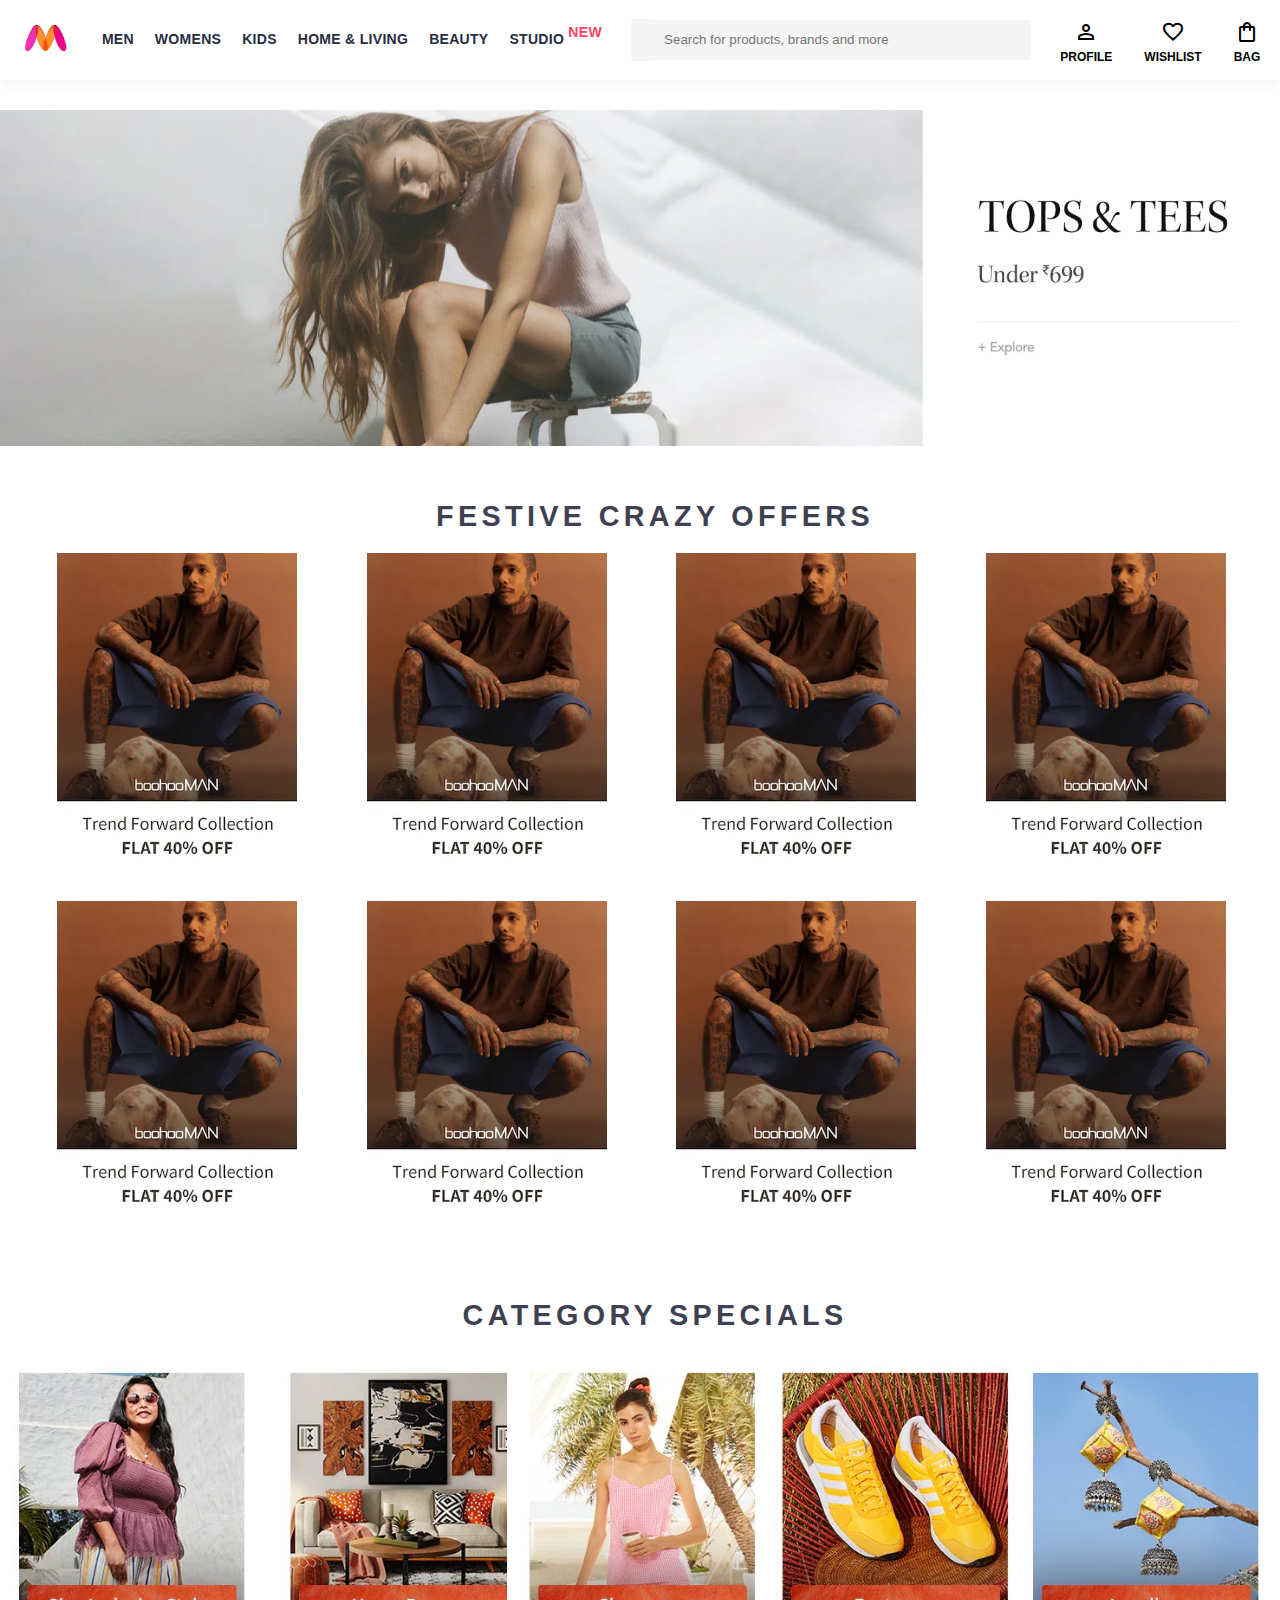
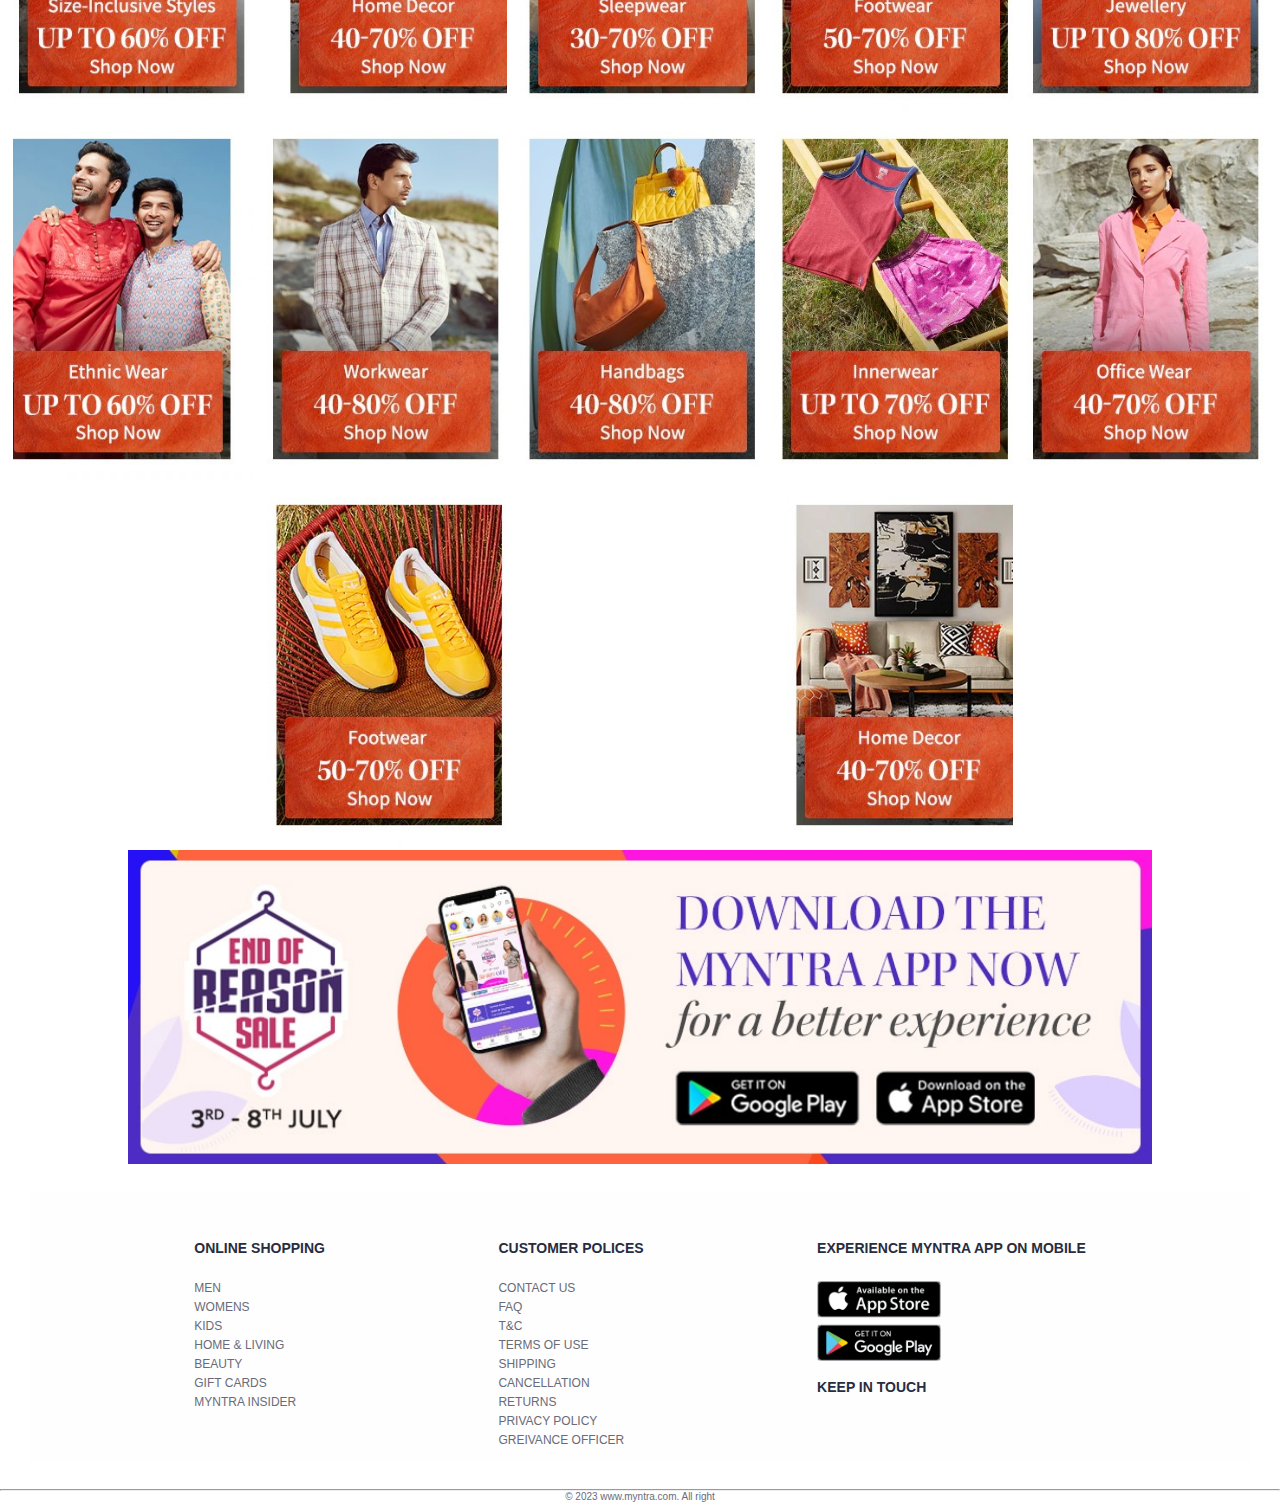
<file: index.html>
<!DOCTYPE html>
<html lang="en">
<head>
    <meta charset="UTF-8">
    <meta name="viewport" content="width=device-width, initial-scale=1.0">
    <link rel="icon" href="./Assets/myntra.svg">
    <title>Myntra Fashion</title>
    <link rel="stylesheet" href="style.css">
    <link rel="stylesheet" href="https://fonts.googleapis.com/css2?family=Material+Symbols+Outlined:opsz,wght,FILL,GRAD@24,400,0,0" />
    <link rel="stylesheet" href="https://cdnjs.cloudflare.com/ajax/libs/font-awesome/6.4.2/css/all.min.css" integrity="sha512-z3gLpd7yknf1YoNbCzqRKc4qyor8gaKU1qmn+CShxbuBusANI9QpRohGBreCFkKxLhei6S9CQXFEbbKuqLg0DA==" crossorigin="anonymous" referrerpolicy="no-referrer" />
    <link href="https://cdn.jsdelivr.net/npm/bootstrap@5.3.2/dist/css/bootstrap.min.css" rel="stylesheet" integrity="sha384-T3c6CoIi6uLrA9TneNEoa7RxnatzjcDSCmG1MXxSR1GAsXEV/Dwwykc2MPK8M2HN" crossorigin="anonymous">
  </head>
</head>
<body>
    <header>
        <div class="logo-container">
            <a href="#"><img src="Assets/myntra_logo.webp" alt="myntra-logo" id="myntra-logo"></a>
        </div>
        <div class="nav-container">
            <a href="#">men</a>
            <a href="#">Womens</a>
            <a href="#">Kids</a>
            <a href="#">Home & Living</a>
            <a href="#">Beauty</a>
            <a href="#">Studio <sup>New</sup></a>
        </div>
        <div class="search-container">
            <i class="fa-solid fa-magnifying-glass"></i>
            <input class="search-bar" type="text" placeholder="Search for products, brands and more">
        </div>
        <div class="action-container">
            <div class="action-icons">
                <span class="material-symbols-outlined">
                    person
                    </span>
                <span class="action-name">Profile</span>
            </div>
            <div class="action-icons">
                <span class="material-symbols-outlined">
                    favorite
                    </span>
                <span class="action-name">WishList</span>
            </div>
            <div class="action-icons">
                <span class="material-symbols-outlined">
                    shopping_bag
                </span>
                <span class="action-name">Bag</span>
            </div>
        </div>
    </header>
    <main>
        <div class="banner-container">
            <img src="Assets/banner.jpg" class="bannerImg" alt="mainImage">
        </div>
        <div class="cateogary-heading">FESTIVE CRAZY OFFERS</div>
        <div class="category-items">
            <div class="shirt-items">
                <a href="#"><img class="offer_item" src="Assets/offers/1.png"></a>
            </div>
            <div class="shirt-items">
                <a href="#"><img class="offer_item" src="Assets/offers/1.png"></a>
            </div>
            <div class="shirt-items">
                <a href="#"><img class="offer_item" src="Assets/offers/1.png"></a>
            </div>
            <div class="shirt-items">
                <a href="#"><img class="offer_item" src="Assets/offers/1.png"></a>
            </div>
            <div class="shirt-items">
                <a href="#"><img class="offer_item" src="Assets/offers/1.png"></a>
            </div>
            <div class="shirt-items">
                <a href="#"><img class="offer_item" src="Assets/offers/1.png"></a>
            </div>
            <div class="shirt-items">
                <a href="#"><img class="offer_item" src="Assets/offers/1.png"></a>
            </div>
            <div class="shirt-items">
                <a href="#"><img class="offer_item" src="Assets/offers/1.png"></a>
            </div>

        </div>
        <div class="cateogary-heading">CATEGORY SPECIALS</div>
        <div class="category-items">
            <a href="#"><img class="offer_item" src="Assets/categories/1.jpg"></a>
            <a href="#"><img class="offer_item" src="Assets/categories/2.jpg"></a>
            <a href="#"><img class="offer_item" src="Assets/categories/3.jpg"></a>
            <a href="#"><img class="offer_item" src="Assets/categories/4.jpg"></a>
            <a href="#"><img class="offer_item" src="Assets/categories/5.jpg"></a>
            <a href="#"><img class="offer_item" src="Assets/categories/6.jpg"></a>
            <a href="#"><img class="offer_item" src="Assets/categories/7.jpg"></a>
            <a href="#"><img class="offer_item" src="Assets/categories/8.jpg"></a>
            <a href="#"><img class="offer_item" src="Assets/categories/9.jpg"></a>
            <a href="#"><img class="offer_item" src="Assets/categories/10.jpg"></a>
            <a href="#"><img class="offer_item" src="Assets/categories/4.jpg"></a>
            <a href="#"><img class="offer_item" src="Assets/categories/2.jpg"></a>
        </div>
        <div class="download-container">
            <a href="https://apps.apple.com/in/app/myntra-fashion-shopping-app/id907394059?mt=8"><img src="Assets/Download.jpg" alt=""></a>
        </div>
    </main>
    <footer>
        <div class="footer-container">
            <div class="footer-items">
              <h3>Online SHopping</h3>
                <a href="#">men</a>
                <a href="#">Womens</a>
                <a href="#">Kids</a>
                <a href="#">Home & Living</a>
                <a href="#">Beauty</a>
                <a href="#">Gift Cards</a>
                <a href="#">Myntra Insider</a>
            </div>
            <div class="footer-items">
                <h3>Customer Polices</h3>
                  <a href="#">Contact us</a>
                  <a href="#">FaQ</a>
                  <a href="#">t&c</a>
                  <a href="#">Terms of use</a>
                  <a href="#">Shipping</a>
                  <a href="#">Cancellation</a>
                  <a href="#">Returns</a>
                  <a href="#">Privacy Policy</a>
                  <a href="#">Greivance Officer</a>
              </div>
              <div class="footer-items">
                <h3>EXPERIENCE MYNTRA APP ON MOBILE</h3>
                <a href="#"><img class="playstore" src="Assets/playstoe.png" alt=""></a>
                <h3>KEEP IN TOUCH</h3>
                <div class="footer-icons">
                    <a href="#"><i class="fa-brands fa-twitter"></i></a>
                    <a href="#"><i class="fa-brands fa-facebook"></i></a>
                    <a href="#"><i class="fa-brands fa-instagram"></i></i></a>
                    <a href="#"><i class="fa-brands fa-whatsapp"></i></a>
                </div>
              </div>
            
        </div>
        <hr>
        <p>&copy; 2023 www.myntra.com. All right</p>
    </footer>
    <script src="https://cdn.jsdelivr.net/npm/bootstrap@5.3.2/dist/js/bootstrap.bundle.min.js" integrity="sha384-C6RzsynM9kWDrMNeT87bh95OGNyZPhcTNXj1NW7RuBCsyN/o0jlpcV8Qyq46cDfL" crossorigin="anonymous"></script>
</body>
</html>
</file>
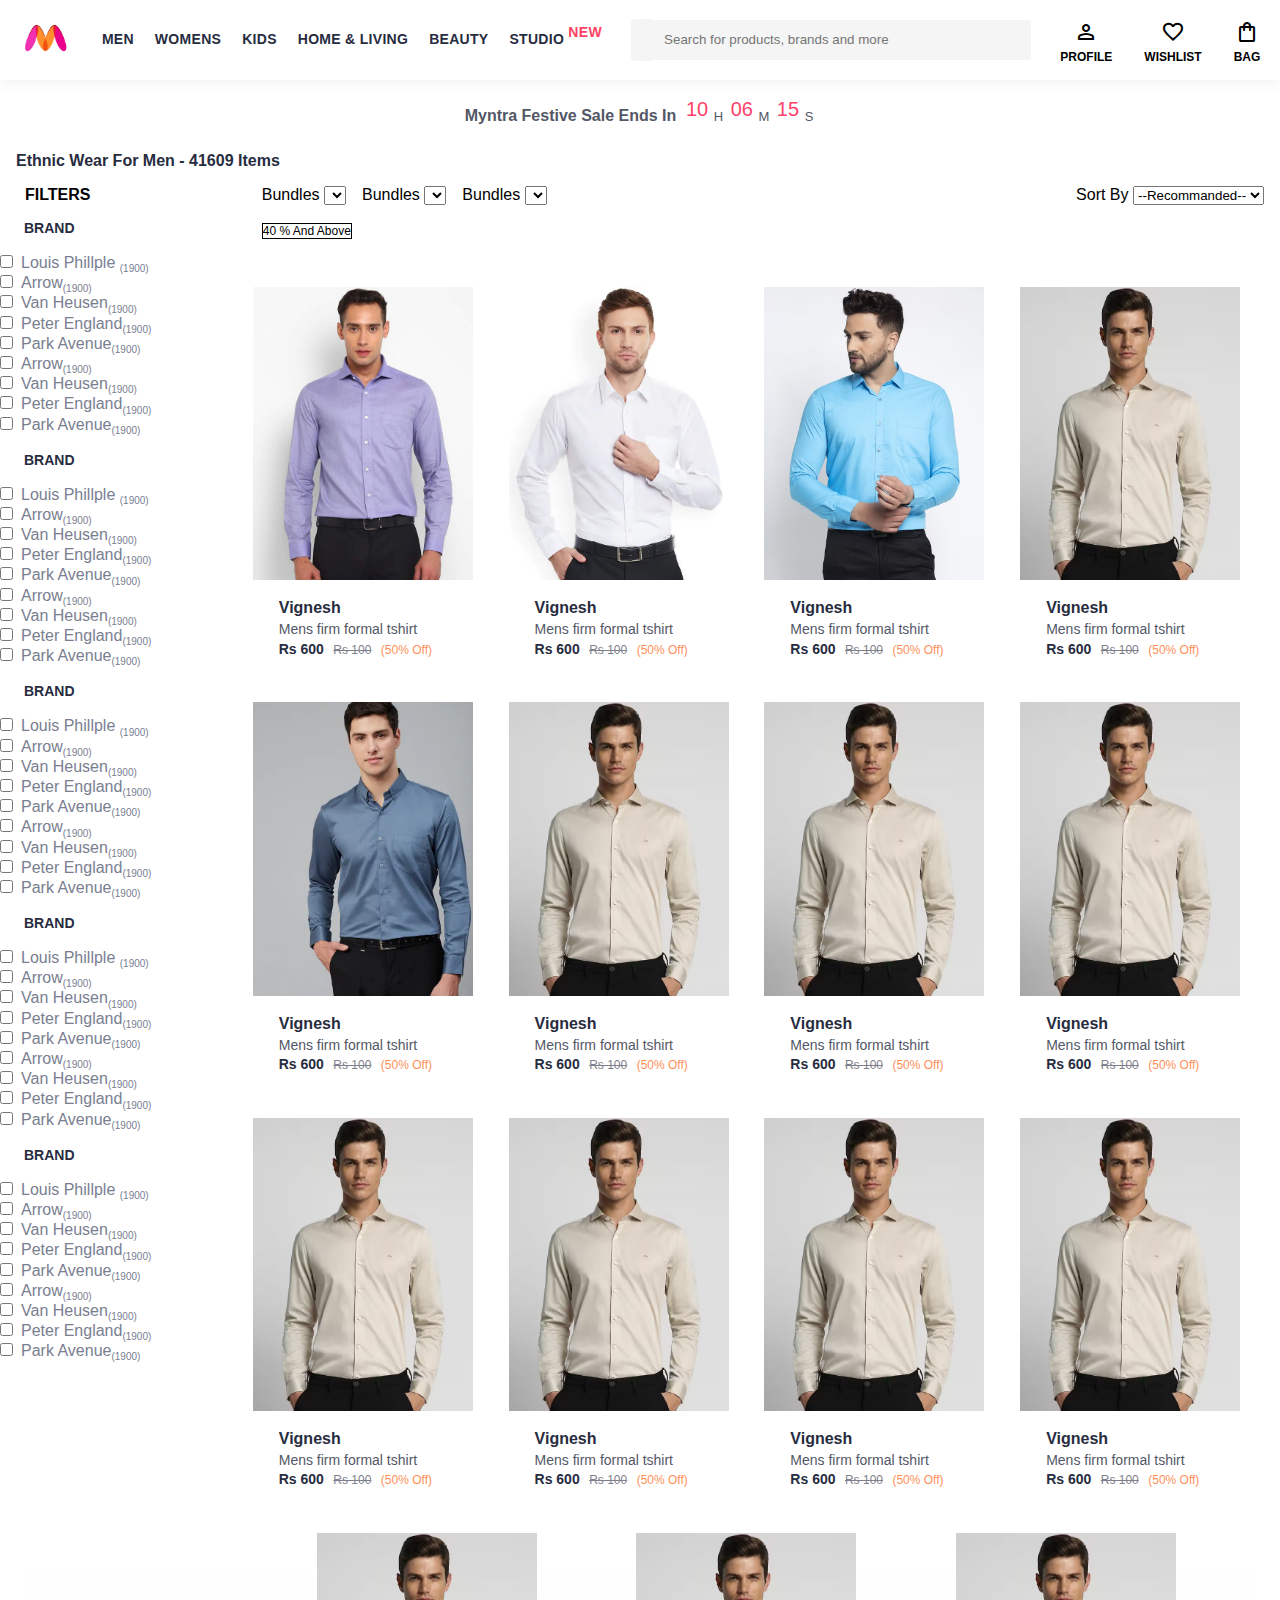
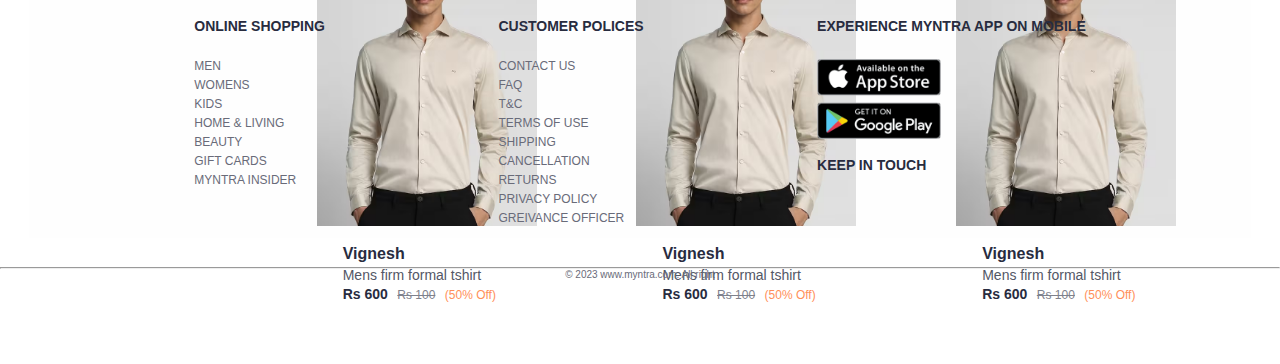
<file: Shirts.html>
<!DOCTYPE html>
<html lang="en">
<head>
    <meta charset="UTF-8">
    <meta name="viewport" content="width=device-width, initial-scale=1.0">
    <link rel="icon" href="./Assets/myntra.svg">
    <title>Myntra Fashion</title>
    <link rel="stylesheet" href="style.css">
    <link rel="stylesheet" href="https://fonts.googleapis.com/css2?family=Material+Symbols+Outlined:opsz,wght,FILL,GRAD@24,400,0,0" />
    <link rel="stylesheet" href="https://cdnjs.cloudflare.com/ajax/libs/font-awesome/6.4.2/css/all.min.css" integrity="sha512-z3gLpd7yknf1YoNbCzqRKc4qyor8gaKU1qmn+CShxbuBusANI9QpRohGBreCFkKxLhei6S9CQXFEbbKuqLg0DA==" crossorigin="anonymous" referrerpolicy="no-referrer" />
    <link href="https://cdn.jsdelivr.net/npm/bootstrap@5.3.2/dist/css/bootstrap.min.css" rel="stylesheet" integrity="sha384-T3c6CoIi6uLrA9TneNEoa7RxnatzjcDSCmG1MXxSR1GAsXEV/Dwwykc2MPK8M2HN" crossorigin="anonymous">
  </head>
</head>
<body>
    <header>
        <div class="logo-container">
            <a href="#"><img src="Assets/myntra_logo.webp" alt="myntra-logo" id="myntra-logo"></a>
        </div>
        <div class="nav-container">
            <a href="#">men</a>
            <a href="#">Womens</a>
            <a href="#">Kids</a>
            <a href="#">Home & Living</a>
            <a href="#">Beauty</a>
            <a href="#">Studio <sup>New</sup></a>
        </div>
        <div class="search-container">
            <i class="fa-solid fa-magnifying-glass"></i>
            <input class="search-bar" type="text" placeholder="Search for products, brands and more">
        </div>
        <div class="action-container">
            <div class="action-icons">
                <span class="material-symbols-outlined">
                    person
                    </span>
                <span class="action-name">Profile</span>
            </div>
            <div class="action-icons">
                <span class="material-symbols-outlined">
                    favorite
                    </span>
                <span class="action-name">WishList</span>
            </div>
            <div class="action-icons">
                <span class="material-symbols-outlined">
                    shopping_bag
                </span>
                <span class="action-name">Bag</span>
            </div>
        </div>
    </header>
    <main>
        <div class="top-message">
            <h3>Myntra Festive Sale Ends In </h3>
            <span>10 <sub>H</sub> 06 <sub>M</sub> 15 <sub>S</sub> </span>
        </div>
        <div class="top-title">
            <h3><b>Ethnic Wear For Men</b>
                <span>- 41609 items</span></h3>
        </div>
        <div class="main-box">
            <div class="side-container">
                <div class="sidebar-title">
                    <span class="side-titile">Filters</span>
                </div>
                <div class="sidebar-firstOption">
                   <div class="sidebar-brand">
                    <h4>brand</h4>
                   </div>
                   <div class="sidebar-search">
                    <i class="fa-solid fa-magnifying-glass"></i>
                   </div>
                </div>
                <ul>
                    <li><input type="checkbox"><label for="name" class="brand-name">Louis Phillple <sub class="brand-count">(1900)</sub></label></li>
                    <li><input type="checkbox"><label for="name" class="brand-name">Arrow<sub class="brand-count">(1900)</sub></label></li>
                    <li><input type="checkbox"><label for="name" class="brand-name">Van Heusen<sub class="brand-count">(1900)</sub></label></li>
                    <li><input type="checkbox"><label for="name" class="brand-name">Peter England<sub class="brand-count">(1900)</sub></label></li>
                    <li><input type="checkbox"><label for="name" class="brand-name">Park Avenue<sub class="brand-count" >(1900)</sub></label></li>
                    <li><input type="checkbox"><label for="name" class="brand-name">Arrow<sub class="brand-count">(1900)</sub></label></li>
                    <li><input type="checkbox"><label for="name" class="brand-name">Van Heusen<sub class="brand-count">(1900)</sub></label></li>
                    <li><input type="checkbox"><label for="name" class="brand-name">Peter England<sub class="brand-count">(1900)</sub></label></li>
                    <li><input type="checkbox"><label for="name" class="brand-name">Park Avenue<sub class="brand-count" >(1900)</sub></label></li>
                    
                </ul>
                <div class="sidebar-firstOption">
                    <div class="sidebar-brand">
                     <h4>brand</h4>
                    </div>
                    <div class="sidebar-search">
                     <i class="fa-solid fa-magnifying-glass"></i>
                    </div>
                 </div>
                 <ul>
                     <li><input type="checkbox"><label for="name" class="brand-name">Louis Phillple <sub class="brand-count">(1900)</sub></label></li>
                     <li><input type="checkbox"><label for="name" class="brand-name">Arrow<sub class="brand-count">(1900)</sub></label></li>
                     <li><input type="checkbox"><label for="name" class="brand-name">Van Heusen<sub class="brand-count">(1900)</sub></label></li>
                     <li><input type="checkbox"><label for="name" class="brand-name">Peter England<sub class="brand-count">(1900)</sub></label></li>
                     <li><input type="checkbox"><label for="name" class="brand-name">Park Avenue<sub class="brand-count" >(1900)</sub></label></li>
                     <li><input type="checkbox"><label for="name" class="brand-name">Arrow<sub class="brand-count">(1900)</sub></label></li>
                     <li><input type="checkbox"><label for="name" class="brand-name">Van Heusen<sub class="brand-count">(1900)</sub></label></li>
                     <li><input type="checkbox"><label for="name" class="brand-name">Peter England<sub class="brand-count">(1900)</sub></label></li>
                     <li><input type="checkbox"><label for="name" class="brand-name">Park Avenue<sub class="brand-count" >(1900)</sub></label></li>
                     
                 </ul>
                 <div class="sidebar-firstOption">
                    <div class="sidebar-brand">
                     <h4>brand</h4>
                    </div>
                    <div class="sidebar-search">
                     <i class="fa-solid fa-magnifying-glass"></i>
                    </div>
                 </div>
                 <ul>
                     <li><input type="checkbox"><label for="name" class="brand-name">Louis Phillple <sub class="brand-count">(1900)</sub></label></li>
                     <li><input type="checkbox"><label for="name" class="brand-name">Arrow<sub class="brand-count">(1900)</sub></label></li>
                     <li><input type="checkbox"><label for="name" class="brand-name">Van Heusen<sub class="brand-count">(1900)</sub></label></li>
                     <li><input type="checkbox"><label for="name" class="brand-name">Peter England<sub class="brand-count">(1900)</sub></label></li>
                     <li><input type="checkbox"><label for="name" class="brand-name">Park Avenue<sub class="brand-count" >(1900)</sub></label></li>
                     <li><input type="checkbox"><label for="name" class="brand-name">Arrow<sub class="brand-count">(1900)</sub></label></li>
                     <li><input type="checkbox"><label for="name" class="brand-name">Van Heusen<sub class="brand-count">(1900)</sub></label></li>
                     <li><input type="checkbox"><label for="name" class="brand-name">Peter England<sub class="brand-count">(1900)</sub></label></li>
                     <li><input type="checkbox"><label for="name" class="brand-name">Park Avenue<sub class="brand-count" >(1900)</sub></label></li>
                     
                 </ul>
                 <div class="sidebar-firstOption">
                    <div class="sidebar-brand">
                     <h4>brand</h4>
                    </div>
                    <div class="sidebar-search">
                     <i class="fa-solid fa-magnifying-glass"></i>
                    </div>
                 </div>
                 <ul>
                     <li><input type="checkbox"><label for="name" class="brand-name">Louis Phillple <sub class="brand-count">(1900)</sub></label></li>
                     <li><input type="checkbox"><label for="name" class="brand-name">Arrow<sub class="brand-count">(1900)</sub></label></li>
                     <li><input type="checkbox"><label for="name" class="brand-name">Van Heusen<sub class="brand-count">(1900)</sub></label></li>
                     <li><input type="checkbox"><label for="name" class="brand-name">Peter England<sub class="brand-count">(1900)</sub></label></li>
                     <li><input type="checkbox"><label for="name" class="brand-name">Park Avenue<sub class="brand-count" >(1900)</sub></label></li>
                     <li><input type="checkbox"><label for="name" class="brand-name">Arrow<sub class="brand-count">(1900)</sub></label></li>
                     <li><input type="checkbox"><label for="name" class="brand-name">Van Heusen<sub class="brand-count">(1900)</sub></label></li>
                     <li><input type="checkbox"><label for="name" class="brand-name">Peter England<sub class="brand-count">(1900)</sub></label></li>
                     <li><input type="checkbox"><label for="name" class="brand-name">Park Avenue<sub class="brand-count" >(1900)</sub></label></li>
                     
                 </ul>
                 <div class="sidebar-firstOption">
                    <div class="sidebar-brand">
                     <h4>brand</h4>
                    </div>
                    <div class="sidebar-search">
                     <i class="fa-solid fa-magnifying-glass"></i>
                    </div>
                 </div>
                 <ul>
                     <li><input type="checkbox"><label for="name" class="brand-name">Louis Phillple <sub class="brand-count">(1900)</sub></label></li>
                     <li><input type="checkbox"><label for="name" class="brand-name">Arrow<sub class="brand-count">(1900)</sub></label></li>
                     <li><input type="checkbox"><label for="name" class="brand-name">Van Heusen<sub class="brand-count">(1900)</sub></label></li>
                     <li><input type="checkbox"><label for="name" class="brand-name">Peter England<sub class="brand-count">(1900)</sub></label></li>
                     <li><input type="checkbox"><label for="name" class="brand-name">Park Avenue<sub class="brand-count" >(1900)</sub></label></li>
                     <li><input type="checkbox"><label for="name" class="brand-name">Arrow<sub class="brand-count">(1900)</sub></label></li>
                     <li><input type="checkbox"><label for="name" class="brand-name">Van Heusen<sub class="brand-count">(1900)</sub></label></li>
                     <li><input type="checkbox"><label for="name" class="brand-name">Peter England<sub class="brand-count">(1900)</sub></label></li>
                     <li><input type="checkbox"><label for="name" class="brand-name">Park Avenue<sub class="brand-count" >(1900)</sub></label></li>
                     
                 </ul>
            </div>
            <div class="main-container">
                <div class="top-options">
                    <div class="click-options">
                        <div class="options1">
                            <label for="bundle">Bundles</label>
                            <select name="bundle" id="bundle"></select>
                        </div>
                        <div class="options1">
                            <label for="bundle">Bundles</label>
                            <select name="bundle" id="bundle"></select>
                        </div>
                        <div class="options1">
                            <label for="bundle">Bundles</label>
                            <select name="bundle" id="bundle"></select>
                        </div>
                    </div>
                    <div class="box-options">
                        <label for="Sort">Sort By</label>
                        <select name="" id=""><option value="">--Recommanded--</option></select>
                    </div>
                </div>
                <div class="top-filter">
                    <span>40 % And Above</span>
                </div>
                <div class="main-options">

                </div>
            </div>
        </div>

    </main>
    <footer>
        <div class="footer-container">
            <div class="footer-items">
              <h3>Online SHopping</h3>
                <a href="#">men</a>
                <a href="#">Womens</a>
                <a href="#">Kids</a>
                <a href="#">Home & Living</a>
                <a href="#">Beauty</a>
                <a href="#">Gift Cards</a>
                <a href="#">Myntra Insider</a>
            </div>
            <div class="footer-items">
                <h3>Customer Polices</h3>
                  <a href="#">Contact us</a>
                  <a href="#">FaQ</a>
                  <a href="#">t&c</a>
                  <a href="#">Terms of use</a>
                  <a href="#">Shipping</a>
                  <a href="#">Cancellation</a>
                  <a href="#">Returns</a>
                  <a href="#">Privacy Policy</a>
                  <a href="#">Greivance Officer</a>
              </div>
              <div class="footer-items">
                <h3>EXPERIENCE MYNTRA APP ON MOBILE</h3>
                <a href="#"><img class="playstore" src="Assets/playstoe.png" alt=""></a>
                <h3>KEEP IN TOUCH</h3>
                <div class="footer-icons">
                    <a href="#"><i class="fa-brands fa-twitter"></i></a>
                    <a href="#"><i class="fa-brands fa-facebook"></i></a>
                    <a href="#"><i class="fa-brands fa-instagram"></i></i></a>
                    <a href="#"><i class="fa-brands fa-whatsapp"></i></a>
                </div>
              </div>
            
        </div>
        <hr>
        <p>&copy; 2023 www.myntra.com. All right</p>
    </footer>
    <script src="https://cdn.jsdelivr.net/npm/bootstrap@5.3.2/dist/js/bootstrap.bundle.min.js" integrity="sha384-C6RzsynM9kWDrMNeT87bh95OGNyZPhcTNXj1NW7RuBCsyN/o0jlpcV8Qyq46cDfL" crossorigin="anonymous"></script>
    <script src="Data/items.js"></script>
    <script src="app.js"></script>
</body>
</html>
</file>
<file: style.css>
*{
    margin: 0;
    padding: 0;
    font-family: Assistant,-apple-system,BlinkMacSystemFont,Segoe UI,Roboto,Helvetica,Arial,sans-serif;
    box-sizing: border-box;
}
header{
    display: flex;
    background-color: #ffff;
    height: 80px;
    align-items: center;
    justify-content: space-between;
    box-shadow: 0 4px 12px 0 rgba(0,0,0,.05);
}
#myntra-logo{
    height: 36px;
    width: 53px;
}
.logo-container{
    margin-left: 1.23rem;
}
.action-container{
    margin-right: 1.23rem;
}
.nav-container{
    display: flex;
    min-width: 500px;
    justify-content: space-between;
}
.nav-container a{
    font-size: 14px;
    letter-spacing: .3px;
    color: #282c3f;
    text-decoration: none;
    font-weight: 700;
    text-transform: uppercase;
    padding: 27px 0;
    border-bottom: 3px solid rgb(255, 255, 255);
}
.nav-container a:hover{
    border-bottom: 3px solid red;
}
sup{
    top: -0.4rem;
    font-size: 100%;
    line-height: 0;
    position: relative;
    vertical-align: baseline;
    text-transform: uppercase;
    color: #FF3F63;
}
.search-container{
    height: 40px;
    min-width: 400px;
    display: flex;
    align-items: center;
}
.search-container i{
    height: 20px;
    padding: 10px;
    box-sizing: content-box;
    background: #f5f5f6;
    border: 1px solid #f5f5f6;
    border-radius: 4px 0 0 4px;
    text-align: center;
} 
.search-bar{
    color: #696e79;
    background: #f5f5f6;
    border: 1px solid #f5f5f6;
    padding: 8px 10px 10px;
    flex-grow: 1;
    height: 40px;
    float: left;
}
.action-container{
    display: flex;
    min-width: 200px;
    justify-content: space-between;
}
.action-icons{
    display: flex;
    flex-direction: column;
    align-items: center;
}
.action-name{
    text-transform: uppercase;
    font-weight: 700;
    font-size: 12px;
    line-height: 6px;
    padding-top: 10px;
    bottom: 4px;
}
.action-icons sup{
    padding: 0 6px;
    height: 18px;
    background: #ff3f6c;
    border-radius: 50%;
    font-size: 12px;
    color: #fff;
    font-weight: 700;
}


/* main content starting from here */
.banner-container{
    margin: 30px 0;
}
.bannerImg{
    width: 100%;
}
.cateogary-heading{
    text-transform: uppercase;
    color: #3e4152;
    letter-spacing: .15em;
    font-size: 1.8rem;
    margin: 50px 0 20px 30px;
    max-height: 5em;
    font-weight: 700;
    text-align: center;
}

.category-items{
    display: flex;
    flex-wrap: wrap;
    justify-content: space-evenly;
}
.offer_item{
    width: 240px;
}
.offer_items:hover{
   border-bottom: 2px solid rgb(42, 38, 38);
    
}
.download-container img{
    width: 80%;
    margin: auto;
    display: flex;
    justify-content: center;
}
.footer-container{
    display: flex;
    padding-top: 40px;
    justify-content: space-evenly;
    margin:1.8rem;
    background-color: #fefefe;
}
.footer-items{
    display: flex;
    flex-direction: column;
    margin: 0.5rem;
}
.footer-items a{
    text-decoration: none;
    font-size: 12px;
    color: #696b79;
    padding-bottom: 5px;
    text-transform: uppercase;
}
.footer-items h3{
    color: #282c3f;
    font-size: 14px;
    text-transform: uppercase;
    margin-bottom: 25px;
}
.playstore{
    height: 80px;
    margin-bottom: 10px;
}
.footer-icons{
    display: flex;
    flex-direction: row;
}
.footer-icons a{
    margin-left: 1rem;
    font-size: 1rem;
}
p{
    text-align: center;
    color: #696b79;
    font-size: 10px;
}







.top-message{
    display: flex;
    justify-content: center;
    align-items: center;
    margin: 0.5rem;
}
.top-message h3{
    font-size: 16px;
    line-height: 56px;
    color: #535766;
}
.top-message span{
    color: #ff3f6c;
    font-size: 20px;
    font-weight: 100;
    font-family: helvetica,arial,sans-serif;
    padding-bottom: 10px;
    margin-left: 0.6rem;
}
.top-message span sub{
    color: #535766;
    font-size: 13px;
    padding-right: 2px;
}
.top-title{
    font-weight: 700;
    color: #282c3f;
    text-transform: capitalize;
    font-size: 16px;
    margin-left: 1rem;
}
.top-title h3{
    font-size: 16px;
}
.top-title>span{
    display: inline-block;
    font-size: 16px;
}
.main-box{
    display: flex;
}
.side-container{
    background-color: rgb(255, 255, 255);
    width: 280px;
    height: 1371px;
    padding-top: 1rem;
}
.main-container{
    width: 100%;
    background-color: #ffffffff;
    height: 1371px;
}
.top-options{
    display: flex;
    justify-content: space-between;
    margin: 1rem;
}
.click-options{
    display: flex;
}
.options1{
    margin-left: 1rem;
}
.top-filter{
    margin-left: 2rem;
    border: 1px solid black;
    display: inline-block;
    font-size: 12px;
}
.main-options{
    padding: 1rem 0;
    margin-top: 2rem;
    display: flex;
    flex-wrap: wrap;
    justify-content: space-evenly;
    margin-right: 20px;
}
.shirt-items{
   margin: 0 0.8rem 1.8rem 1rem;
}
.offer_items{
    width: 220px;
}
.company-name{
    font-size: 16px;
    font-weight: 700;
    line-height: 1;
    color: #282c3f;
    margin-bottom: 6px;
}
.item-name{
    color: #535766;
    font-size: 14px;
    line-height: 1;
    margin-bottom: 0;
    margin-top: 0;
    overflow: hidden;
    text-overflow: ellipsis;
    white-space: nowrap;
    font-weight: 400;
    display: block;
}
.current-price{
    font-size: 14px;
    font-weight: 700;
    color: #282c3f;
}
.discount-price{
    text-decoration: line-through;
    color: #7e818c;
    font-weight: 400;
    margin-left: 5px;
    font-size: 12px;
}
.discount{
    color: #ff905a;
    font-weight: 400;
    font-size: 12px;
    margin-left: 5px;
}
.item-contents{
    margin: 1rem;
    padding: 0 10px;
}
.price{
    margin-top: 0.2rem;
}



/* sidebar */
.side-titile{
    font-size: 16px;
    font-weight: 700;
    padding-left: 25px;
    text-transform: uppercase;
    font-family: 'Segoe UI', Tahoma, Geneva, Verdana, sans-serif, Haettenschweiler, 'Arial Narrow Bold', sans-serif;
}
.sidebar-firstOption{
    display: flex;
    justify-content: space-between;
    padding-left: 1.5rem;
    margin-top: 1rem;
}
.sidebar-brand h4{
    font-weight:700;
    text-transform: uppercase;
    font-size: 14px;
    margin: 0 0 18px;
    color: #282c3f;
}
.brand-name{
    margin-left: 0.5rem;
    color: #797e90;
    cursor: pointer;
    text-transform: capitalize;
}
ul{
   list-style: none;
}
.brand-count{
    padding-bottom: 10px;
    font-size: 10px;
}
</file>
